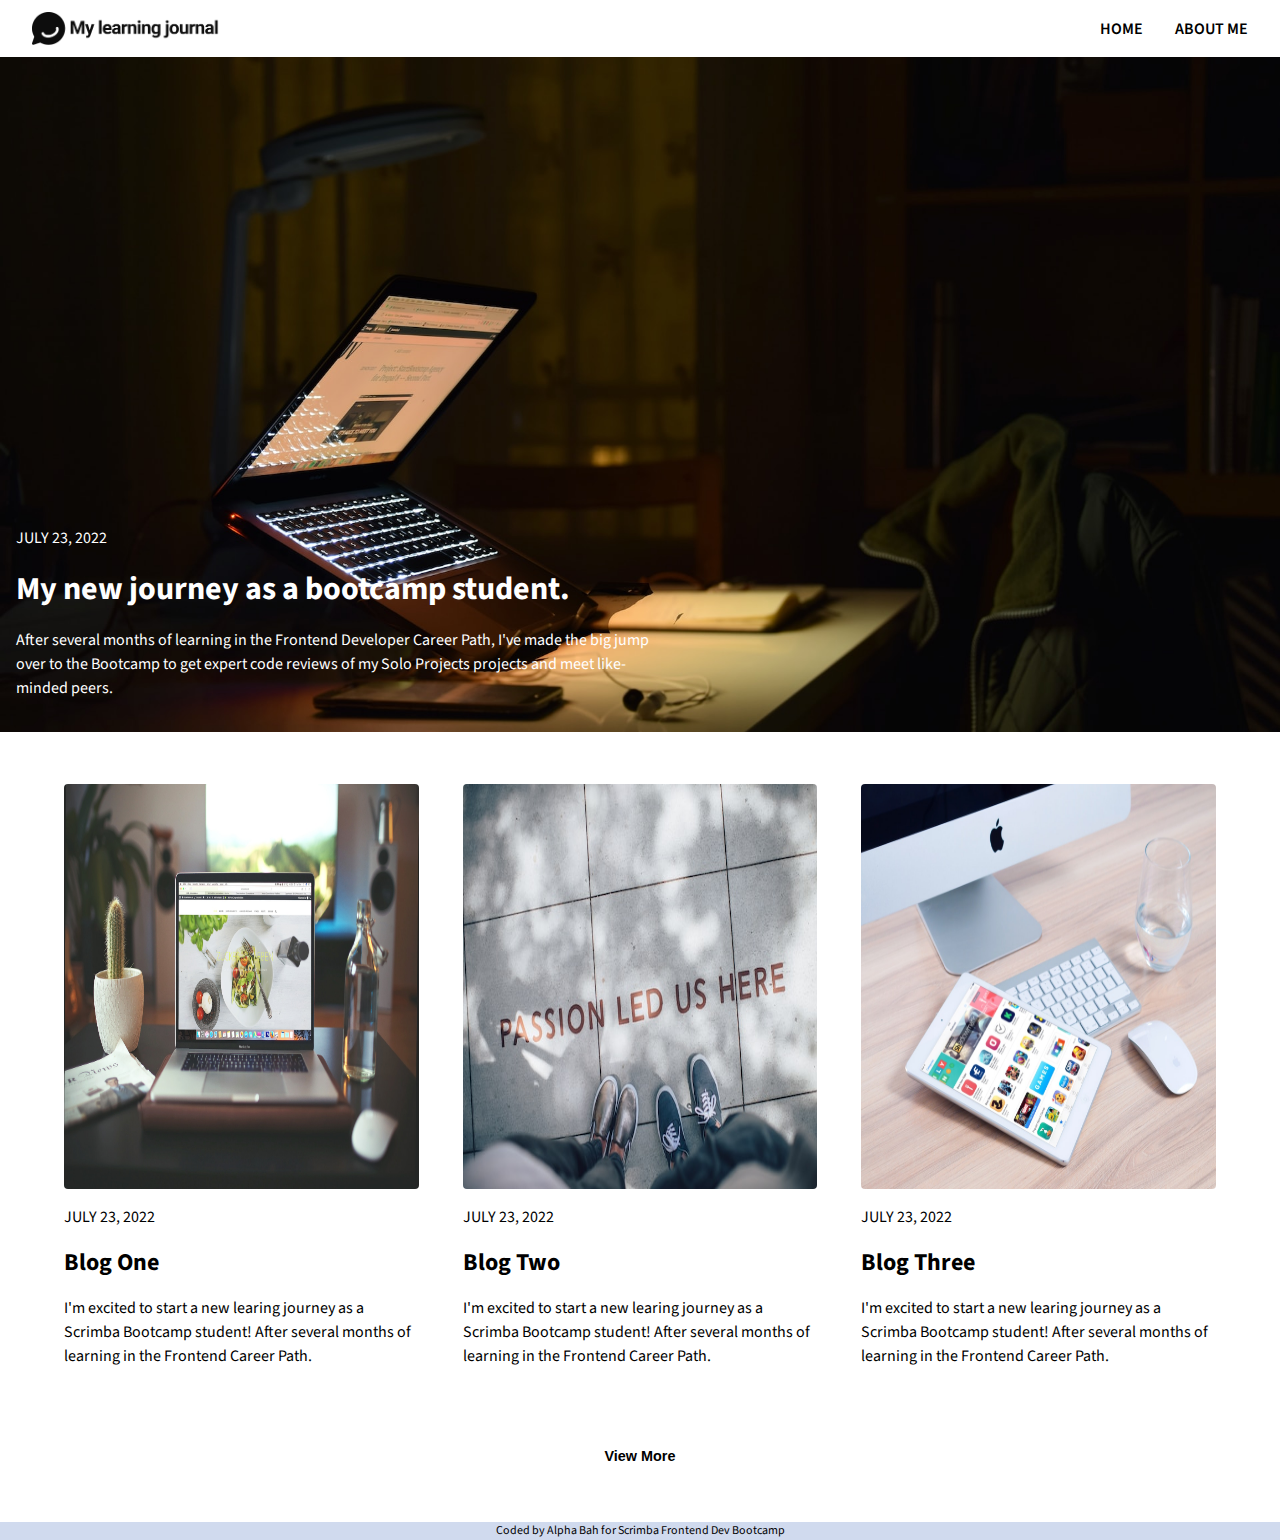
<file: index.html>
<!DOCTYPE html>
<html lang="en">

<head>
    <meta charset="UTF-8">
    <meta http-equiv="X-UA-Compatible" content="IE=edge">
    <meta name="viewport" content="width=device-width, initial-scale=1.0">
    <link rel="preconnect" href="https://fonts.googleapis.com">
    <link rel="preconnect" href="https://fonts.gstatic.com" crossorigin>
    <link rel="preconnect" href="https://fonts.googleapis.com">
    <link rel="preconnect" href="https://fonts.gstatic.com" crossorigin>
    <link href="https://fonts.googleapis.com/css2?family=Source+Sans+Pro:wght@400;600;700;900&display=swap"
        rel="stylesheet">
    <link rel="stylesheet" href="main.css">
    <title>Learning Journal</title>
</head>

<body>
    <header id="heading-container">

        <!--menu goes here-->

    </header>
    <section id="hero">
        <!--Hero image goes here-->
        <span role="img" aria-label="image of a half-closed half-laptop"></span>
        <div class="hero-txt-container">
            <a href='journey.html'>
                <p class="date-txt">July 23, 2022</p>
                <h1>My new journey as a bootcamp student.</h1>
                <p> After several months of learning in the Frontend Developer Career Path,
                    I've made the big jump over to the Bootcamp to get expert code reviews of
                    my Solo Projects projects and meet like-minded peers.</p>
            </a>
        </div>
    </section>
    <main id="blog-posts-grid">
        <div class="blog-card">
            <a href="journey.html">
                <div class="blog-text">
                    <div class="img-block">
                        <img src="./images/open-laptop.jpg" alt="image of a fully open laptop">
                    </div>
                    <p class="date-txt">July 23, 2022</p>
                    <h2>Blog One</h2>
                    <p>I'm excited to start a new learing journey as a Scrimba Bootcamp student!
                        After several months of learning in the Frontend Career Path.
                    </p>
                </div>
            </a>
        </div>
        <div class="blog-card">
            <a href="journey.html">
                <div class="blog-text">
                    <div class="img-block">
                        <img src="./images/passion.jpg" alt="image of a pavement with the writing passion led us here">
                    </div>
                    <p class="date-txt">July 23, 2022</p>
                    <h2>Blog Two</h2>
                    <p>I'm excited to start a new learing journey as a Scrimba Bootcamp student!
                        After several months of learning in the Frontend Career Path.
                    </p>
                </div>
            </a>
        </div>
        <div class="blog-card">
            <a href="journey.html">
                <div class="blog-text">
                    <div class="img-block">
                        <img src="./images/tablet.jpg" alt="image of a tablet sitting on a wooden table">
                    </div>
                    <p class="date-txt">July 23, 2022</p>
                    <h2>Blog Three</h2>
                    <p>I'm excited to start a new learing journey as a Scrimba Bootcamp student!
                        After several months of learning in the Frontend Career Path.
                    </p>
                </div>
            </a>
        </div>
    </main>

    <section id="more-blog-posts">

        <!--Additional Blog Posts go here when view-more is clicked-->

    </section>

    <button id="view-more"></button>

    <footer id="footer">

        <!--Footer text goes here-->

    </footer>

    <script type="module" src="main.js"></script>
</body>

</html>
</file>
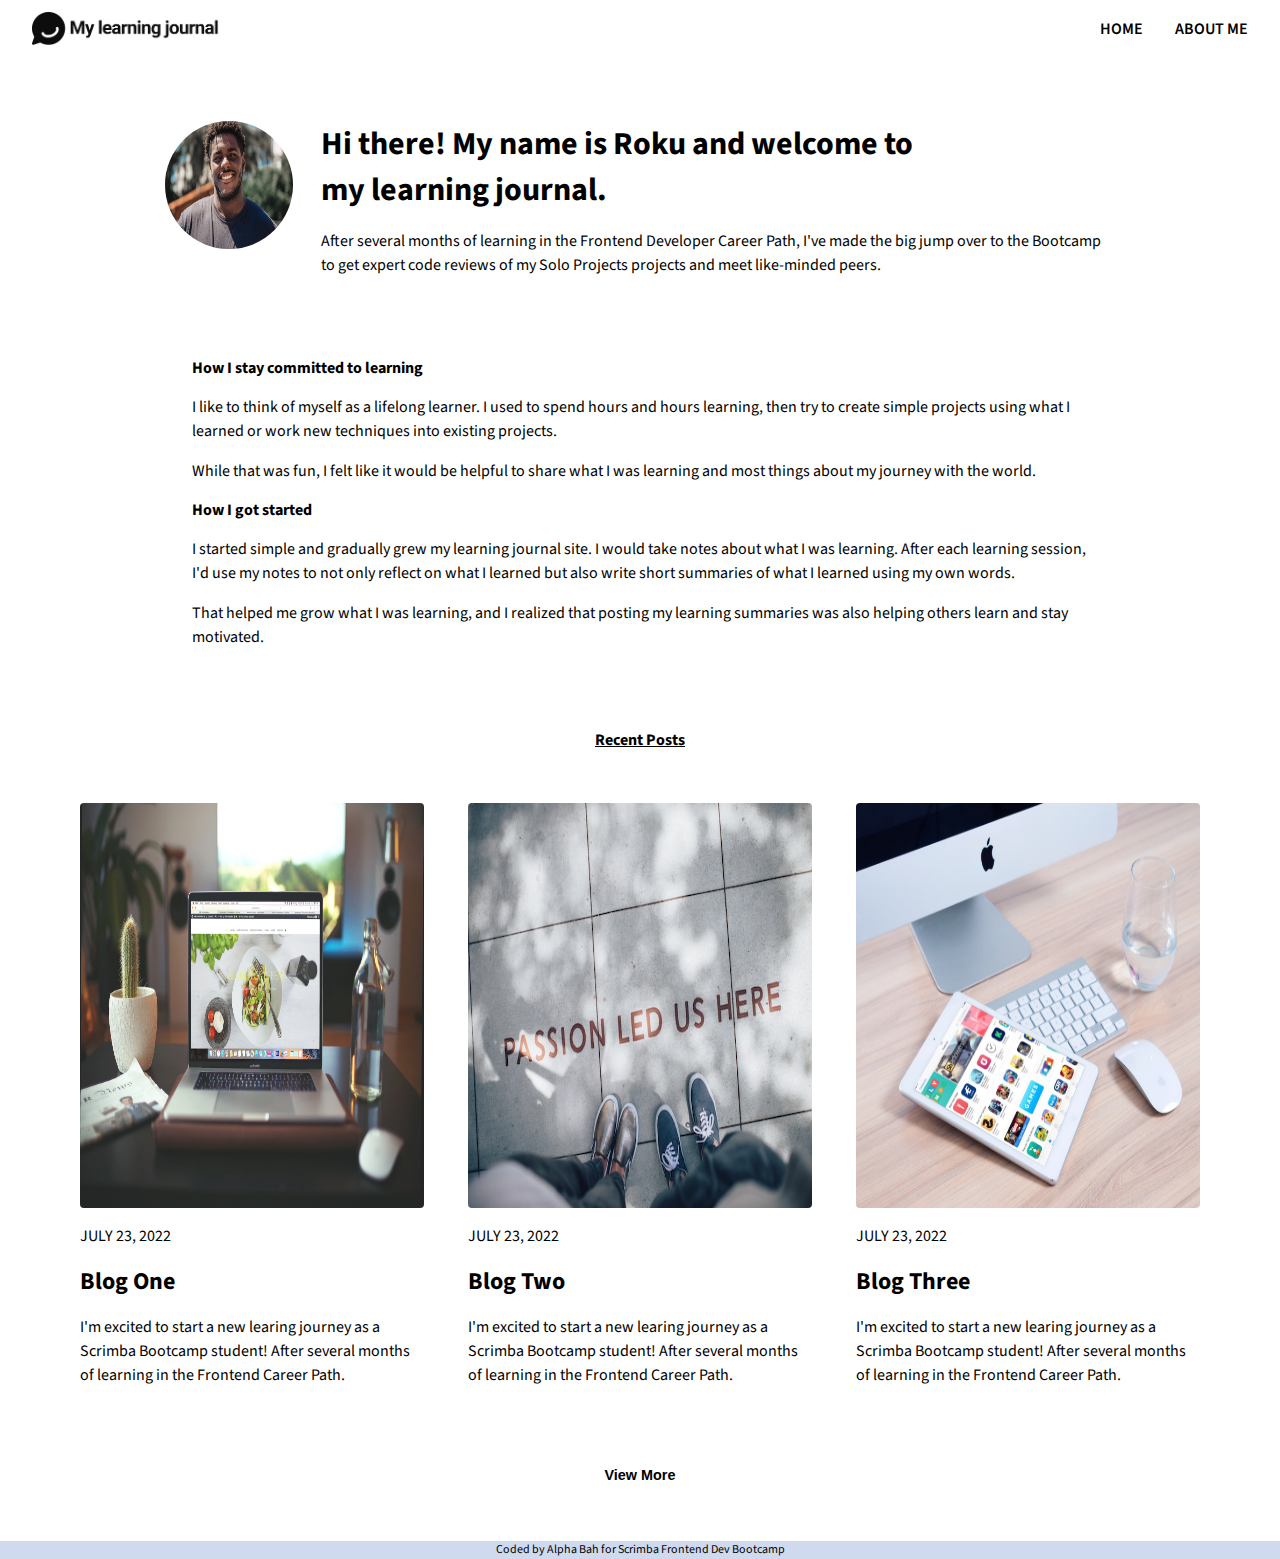
<file: about.html>
<!DOCTYPE html>
<html lang="en">

<head>
    <meta charset="UTF-8">
    <meta http-equiv="X-UA-Compatible" content="IE=edge">
    <meta name="viewport" content="width=device-width, initial-scale=1.0">
    <link href="https://fonts.googleapis.com/css2?family=Source+Sans+Pro:wght@400;800&display=swap" rel="stylesheet">
    <link rel="stylesheet" href="../main.css">
    <link rel="stylesheet" href="./About_Me/about.css">
    <title>About Me</title>
</head>

<body>
    <header id="heading-container">

        <!--menu goes here-->

    </header>

    <section class="intro">
        <div class="portrait-container">
            <img class="portrait-img" src="../images/portrait.jpg" alt="headshot of a smiling man">
        </div>
        <div class="intro-txt">
            <h1>Hi there! My name is Roku and welcome to my learning journal.</h1>
            <p> After several months of learning in the Frontend Developer Career Path,
                I've made the big jump over to the Bootcamp to get expert code reviews of
                my Solo Projects projects and meet like-minded peers.</p>
        </div>
    </section>
    <main>
        <div class="body-padding">
            <h4>How I stay committed to learning</h4>
            <p> I like to think of myself as a lifelong learner. I used to spend hours and hours
                learning, then try to create simple projects using what I learned or work new
                techniques into existing projects.</p>

            <p> While that was fun, I felt like it would be helpful to share what I was learning
                and most things about my journey with the world.</p>

            <h4>How I got started</h4>

            <p> I started simple and gradually grew my learning journal site.
                I would take notes about what I was learning. After each learning session,
                I'd use my notes to not only reflect on what I learned but also write short
                summaries of what I learned using my own words.</p>

            <p> That helped me grow what I was learning, and I realized that posting my
                learning summaries was also helping others learn and stay motivated.</p>
        </div>
    </main>

    <section id="recent-posts-container">

        <!--Recent Blog Posts go here-->

    </section>

    <section id="more-blog-posts">

        <!--Additional Blog Posts go here when view-more is clicked-->

    </section>

    <button id="view-more"></button>


    <footer id="footer">

        <!--Footer text goes here-->

    </footer>

    <script type="module" src="../main.js"></script>
    <!-- <script type="module" src="./About_Me/about.js"></script> -->
</body>

</html>
</file>
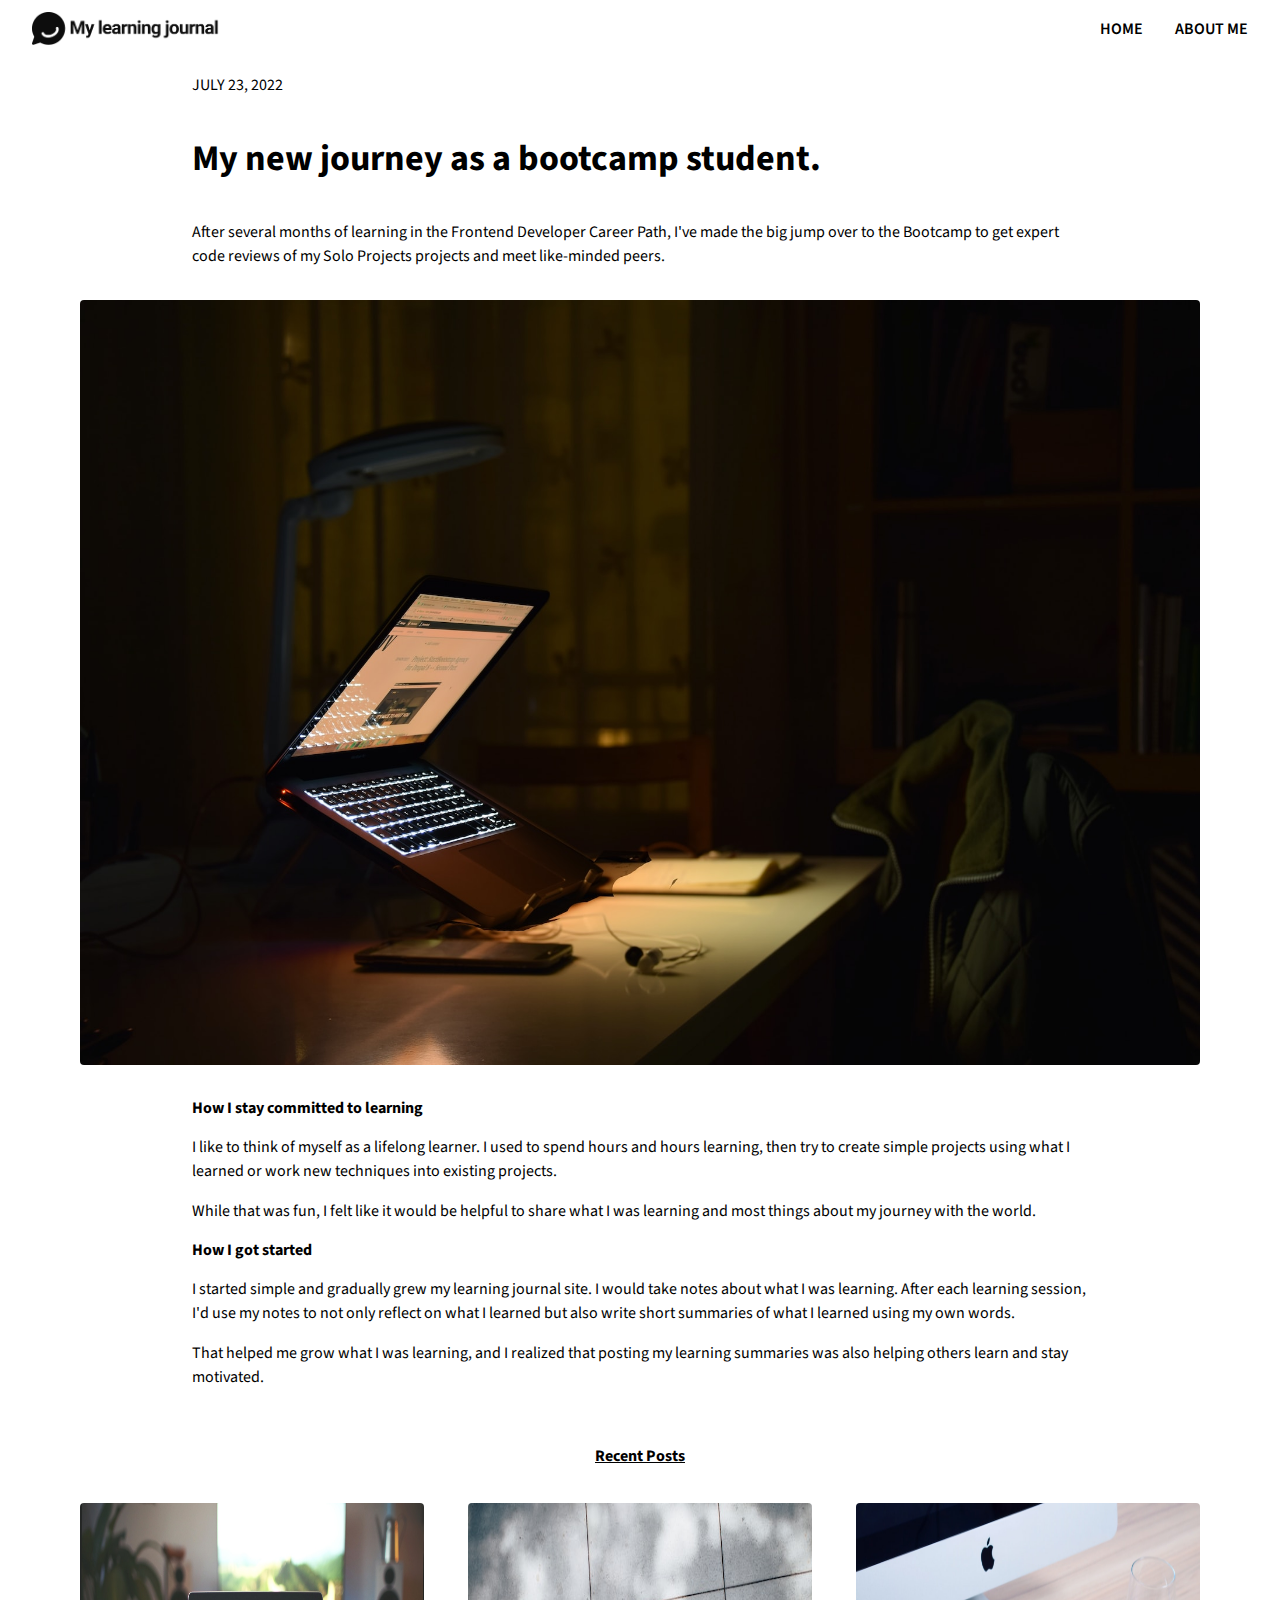
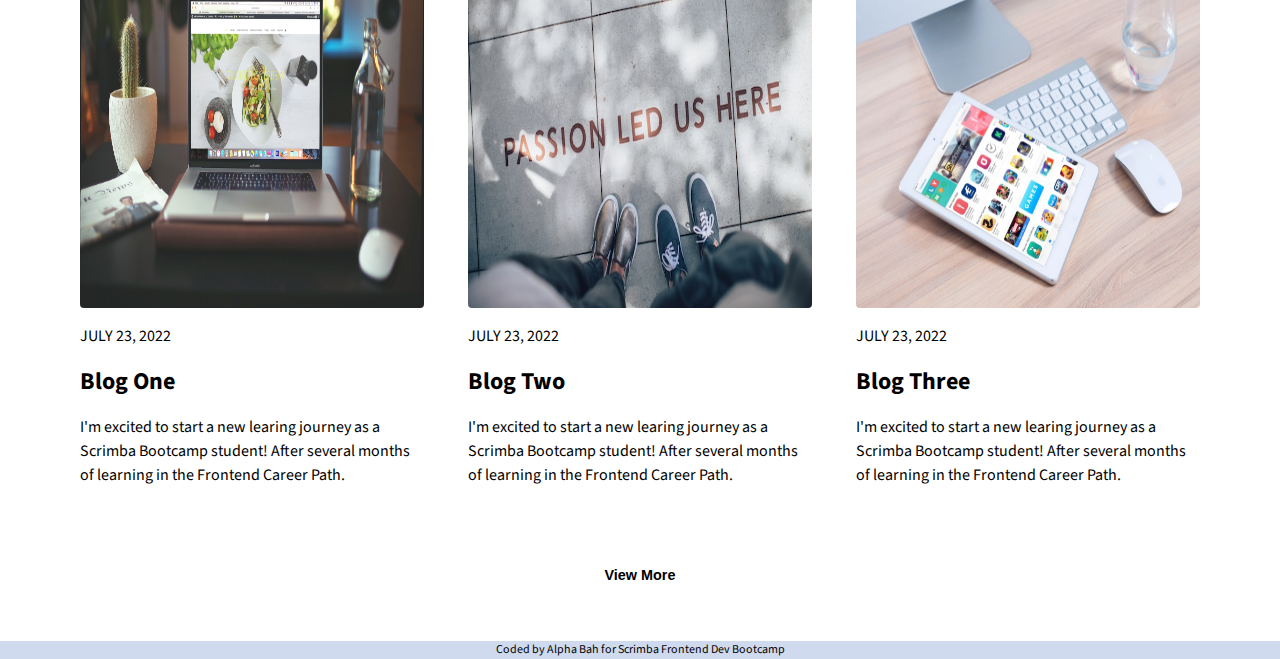
<file: journey.html>
<!DOCTYPE html>
<html lang="en">

<head>
    <meta charset="UTF-8">
    <meta http-equiv="X-UA-Compatible" content="IE=edge">
    <meta name="viewport" content="width=device-width, initial-scale=1.0">
    <link href="https://fonts.googleapis.com/css2?family=Source+Sans+Pro:wght@400;800&display=swap" rel="stylesheet">
    <link rel="stylesheet" href="../main.css">
    <link rel="stylesheet" href="./Journey/journey.css">
    <title>My New Journey</title>
</head>

<body>
    <header id="heading-container">

        <!--menu goes here-->

    </header>
    <main>
        <div class="body-wrapper">
            <p class="date-txt">July 23, 2022</p>
            <h1>My new journey as a bootcamp student.</h1>
            <p>After several months of learning in the Frontend Developer Career Path,
                I've made the big jump over to the Bootcamp to get expert code reviews
                of my Solo Projects projects and meet like-minded peers.</p>
        </div>
        <div class="main-img-container">
            <img class="main-img" src="../images/half-laptop.jpg" alt="">
        </div>
        <div class="body-wrapper">
            <h4>How I stay committed to learning</h4>
            <p> I like to think of myself as a lifelong learner. I used to spend hours and hours
                learning, then try to create simple projects using what I learned or work new
                techniques into existing projects.</p>

            <p> While that was fun, I felt like it would be helpful to share what I was learning
                and most things about my journey with the world.</p>

            <h4>How I got started</h4>

            <p> I started simple and gradually grew my learning journal site.
                I would take notes about what I was learning. After each learning session,
                I'd use my notes to not only reflect on what I learned but also write short
                summaries of what I learned using my own words.</p>

            <p> That helped me grow what I was learning, and I realized that posting my
                learning summaries was also helping others learn and stay motivated.</p>
        </div>
    </main>

    <section id="recent-posts-container">

        <!--Recent Blog Posts go here-->

    </section>

    <section id="more-blog-posts">

        <!--Additional Blog Posts go here when view-more is clicked-->

    </section>

    <button id="view-more"></button>


    <footer id="footer">

        <!--Footer text goes here-->

    </footer>

    <!-- <script type="module" src="./Journey/journey.js"></script> -->
    <script type="module" src="main.js"></script>
</body>

</html>
</file>
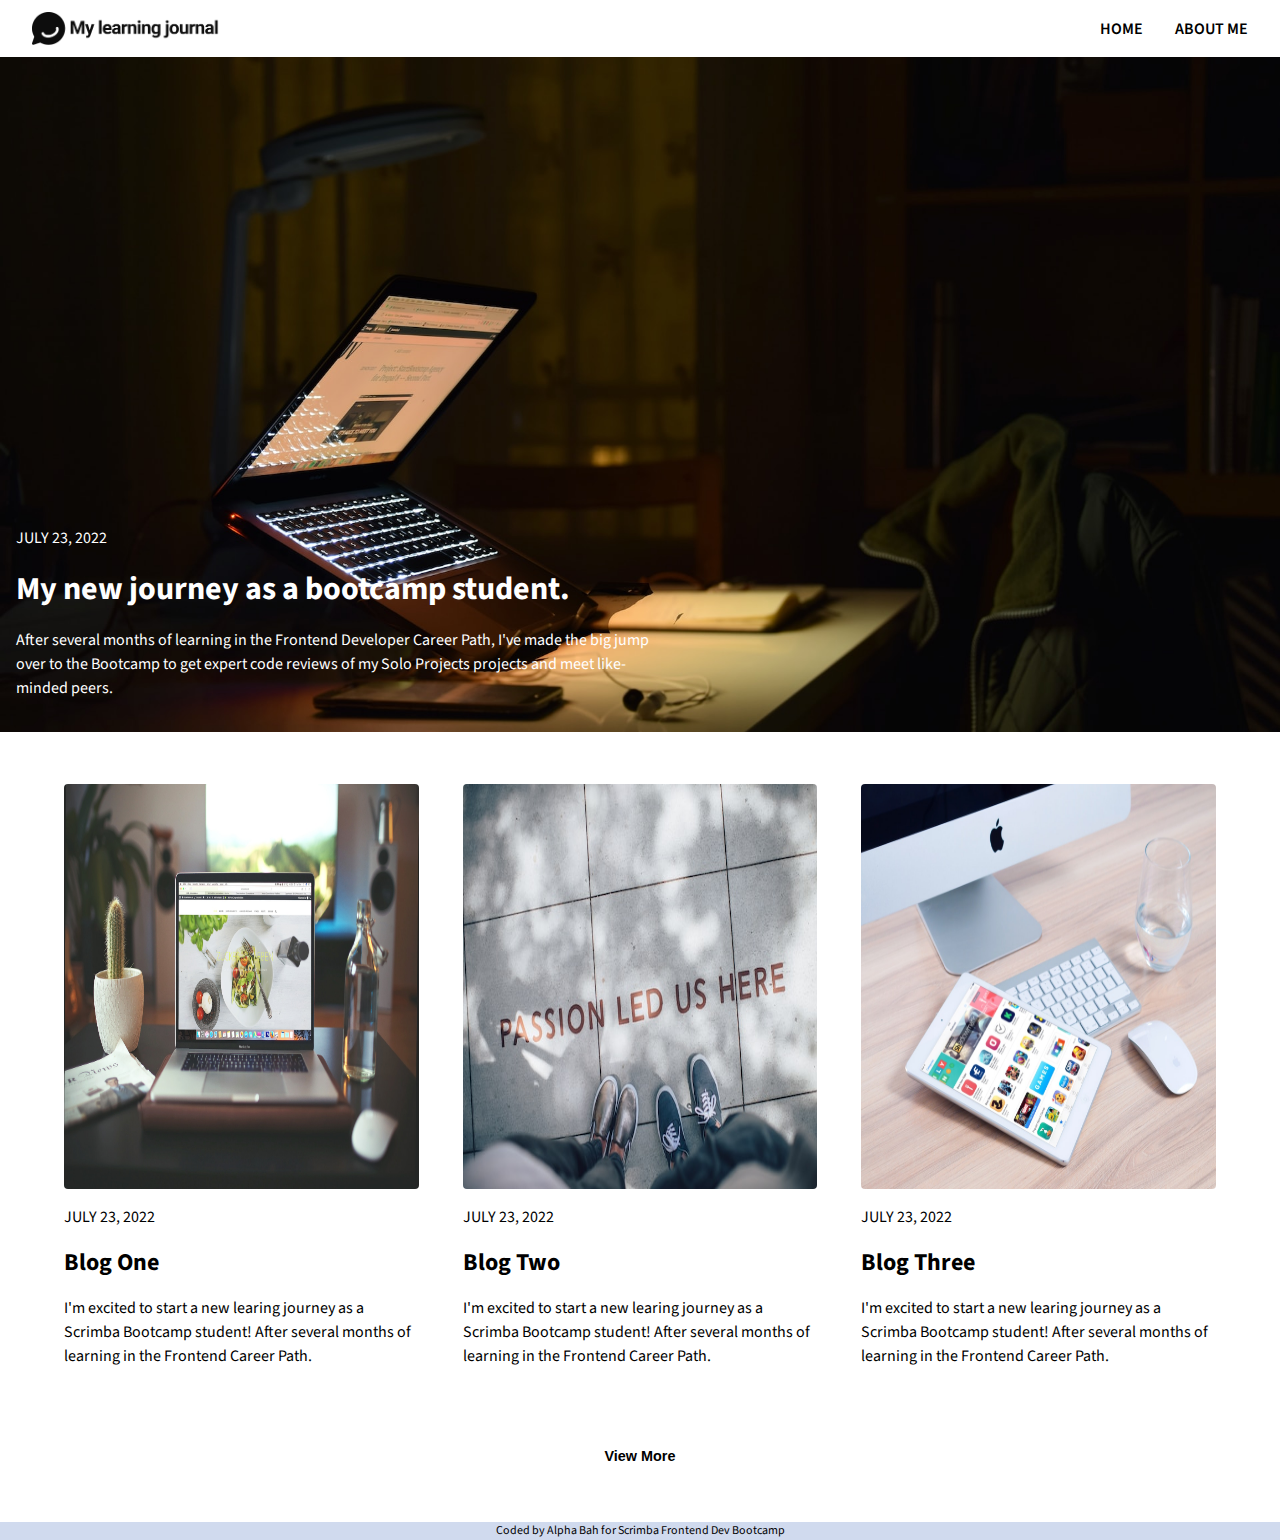
<file: main.html>
<!DOCTYPE html>
<html lang="en">

<head>
    <meta charset="UTF-8">
    <meta http-equiv="X-UA-Compatible" content="IE=edge">
    <meta name="viewport" content="width=device-width, initial-scale=1.0">
    <link rel="preconnect" href="https://fonts.googleapis.com">
    <link rel="preconnect" href="https://fonts.gstatic.com" crossorigin>
    <link rel="preconnect" href="https://fonts.googleapis.com">
    <link rel="preconnect" href="https://fonts.gstatic.com" crossorigin>
    <link href="https://fonts.googleapis.com/css2?family=Source+Sans+Pro:wght@400;600;700;900&display=swap"
        rel="stylesheet">
    <link rel="stylesheet" href="main.css">
    <title>Learning Journal</title>
</head>

<body>
    <header id="heading-container">

        <!--menu goes here-->

    </header>
    <section id="hero">
        <!--Hero image goes here-->
        <span role="img" aria-label="image of a half-closed half-laptop"></span>
        <div class="hero-txt-container">
            <a href='./Journey/journey.html'>
                <p class="date-txt">July 23, 2022</p>
                <h1>My new journey as a bootcamp student.</h1>
                <p> After several months of learning in the Frontend Developer Career Path,
                    I've made the big jump over to the Bootcamp to get expert code reviews of
                    my Solo Projects projects and meet like-minded peers.</p>
            </a>
        </div>
    </section>
    <main id="blog-posts-grid">
        <div class="blog-card">
            <a href="./Journey/journey.html">
                <div class="blog-text">
                    <div class="img-block">
                        <img src="./images/open-laptop.jpg" alt="image of a fully open laptop">
                    </div>
                    <p class="date-txt">July 23, 2022</p>
                    <h2>Blog One</h2>
                    <p>I'm excited to start a new learing journey as a Scrimba Bootcamp student!
                        After several months of learning in the Frontend Career Path.
                    </p>
                </div>
            </a>
        </div>
        <div class="blog-card">
            <a href="./Journey/journey.html">
                <div class="blog-text">
                    <div class="img-block">
                        <img src="./images/passion.jpg" alt="image of a pavement with the writing passion led us here">
                    </div>
                    <p class="date-txt">July 23, 2022</p>
                    <h2>Blog Two</h2>
                    <p>I'm excited to start a new learing journey as a Scrimba Bootcamp student!
                        After several months of learning in the Frontend Career Path.
                    </p>
                </div>
            </a>
        </div>
        <div class="blog-card">
            <a href="./Journey/journey.html">
                <div class="blog-text">
                    <div class="img-block">
                        <img src="./images/tablet.jpg" alt="image of a tablet sitting on a wooden table">
                    </div>
                    <p class="date-txt">July 23, 2022</p>
                    <h2>Blog Three</h2>
                    <p>I'm excited to start a new learing journey as a Scrimba Bootcamp student!
                        After several months of learning in the Frontend Career Path.
                    </p>
                </div>
            </a>
        </div>
    </main>

    <section id="more-blog-posts">

        <!--Additional Blog Posts go here when view-more is clicked-->

    </section>

    <button id="view-more"></button>

    <footer id="footer">

        <!--Footer text goes here-->

    </footer>

    <script src="main.js"></script>
</body>

</html>
</file>
<file: main.css>
* {
    box-sizing: border-box;
    margin: 0px;
    padding: 0px;
    scroll-behavior: smooth;
}

body {
    width: 100vw;
    font-family: "Source Sans Pro", "sans-serif";
    display: flex;
    flex-direction: column;
}

main,
section {
    padding: 0px 1em;
}

/* Typography and text styling*/

p {
    font-size: 1em;
    line-height: 1.5em;
    margin: 1em 0em;
    font-weight: 400;
}

h1 {
    font-size: 2em;
    font-weight: 700;
}

h2 {
    font-size: 1.5em;
    font-weight: 700;
}

li {
    list-style-type: none;
}

a {
    text-decoration: none;
    color: black;
}

.date-txt {
    text-transform: uppercase;
    margin: 1em 0em;
}

.hero-txt-container h1,
.hero-txt-container p {
    color: white;
}

@media (min-width: 768px) {
    .hero-txt-container p {
        max-width: 50vw;
    }
}

#view-more {
    width: 8em;
    font-size: 0.9em;
    font-weight: 700;
    text-align: center;
    margin: 0.25em auto 4em;
    background: inherit;
    border-style: none;
}

.hero-txt-container:hover,
#view-more:hover,
#view-more:active,
nav li:hover,
.blog-card h2:hover,
.blog-card a,
#hamburger-btn {
    cursor: pointer;
}

#view-more:hover,
#view-more:active,
#view-more:focus,
nav li:focus,
nav li:hover,
.blog-card h2:hover {
    text-decoration: underline;
}

/* Navigation styling */

nav a {
    text-transform: uppercase;
    font-weight: 600;
}

#mobile-nav-container a {
    color: whitesmoke;
    font-weight: 600;
}

header {
    padding: 0.75em 2em;
}

#logo-container {
    width: 12.5em;
}

#heading-container {
    display: flex;
    justify-content: space-between;
    align-items: center;
}

#nav-links-container {
    display: none;
}

#hamburger-btn {
    display: block;
    font-size: 2em;
}

#mobile-nav-container {
    display: none;
    flex-direction: column;
    width: 95%;
    height: 50%;
    position: fixed;
    justify-content: space-evenly;
    align-items: center;
    top: 37.5%;
    left: 50%;
    transform: translate(-50%, -50%);
    background-color: black;
    z-index: 99;
}

.visible {
    display: flex !important;
}

@media (min-width: 768px) {

    #nav-links-container {
        flex-direction: row;
        display: flex;
        align-items: center;
        gap: 2em;
    }

    #hamburger-btn {
        display: none;
    }
}

/* Image styling */

img {
    height: 100%;
    width: 100%;
    display: block;
}

.img-block {
    height: 45vh;
}

.img-block img {
    border-radius: 4px;
}

/* Layout styling */

#hero {
    background: url("./images/half-laptop.jpg");
    background-size: cover;
    background-position: center;
    display: flex;
    align-items: flex-end;
    padding: 1em;
}

@media (min-width: 768px) {
    #hero {
        height: 75vh;
    }
}

.hero-txt-container {
    left: 1em;
    bottom: 1em;
    padding-right: 1em;
}

#blog-posts-grid {
    padding: 1em;
    margin-top: 2em;
}

@media (min-width: 768px) {

    #blog-posts-grid,
    #more-blog-posts {
        padding: 1.25em 4em;
        display: grid;
        grid-template-columns: repeat(3, 1fr);
        grid-gap: 2.75em;
    }

}

/* Footer Styling*/

footer {
    align-self: flex-end;
    background: #d0daee;
    bottom: 0px;
    left: 0px;
    width: 100vw;
}

footer p {
    color: black;
    font-size: 12px;
    text-align: center;
    margin: 0px;
}
</file>
<file: About_Me/about.css>
/* Image styling*/

.portrait-container {
    width: 8em;
    height: 8em;
    margin-bottom: 1.5em;
}

.portrait-img {
    height: 100%;
    width: 100%;
    display: block;
    border-radius: 50%;
}

/* Typography styling */

#recent-posts {
    text-align: center;
}

#recent-posts {
    text-decoration: underline;
}

/* Layout styling */

.intro {
    margin-top: 4em;
}

@media (min-width: 768px) {
    .intro {
        display: flex;
        gap: 1.75em;
        justify-content: center;
    }

    .intro-txt h1 {
        width: 50vw;
    }

    .intro-txt p {
        width: 62vw;
    }

    main {
        padding: 4em 12em;
    }
}
</file>
<file: Journey/journey.css>
/* Typography styling */

h1 {
    font-size: 2.25em;
    font-weight: 700;
    margin: 1em auto;
}

#recent-posts {
    text-align: center;
    margin: 2.5em 0em 1em;
}

@media (min-width: 768px) {
    #recent-posts {
        margin: 2.5em 0em -1em;
    }
}

#recent-posts {
    text-decoration: underline;
}

/* Image styling */

.main-img-container {
    margin: 2em auto;
}

.main-img {
    display: block;
    width: 100%;
    height: 100%;
    border-radius: 4px;
}

@media (min-width: 768px) {
    .main-img-container {
        width: 87.5vw;
        height: 85vh;
    }
}

/* Layout styling */

@media (min-width: 768px) {
    .body-wrapper {
        width: 70vw;
        margin: 0 auto;
    }
}
</file>
